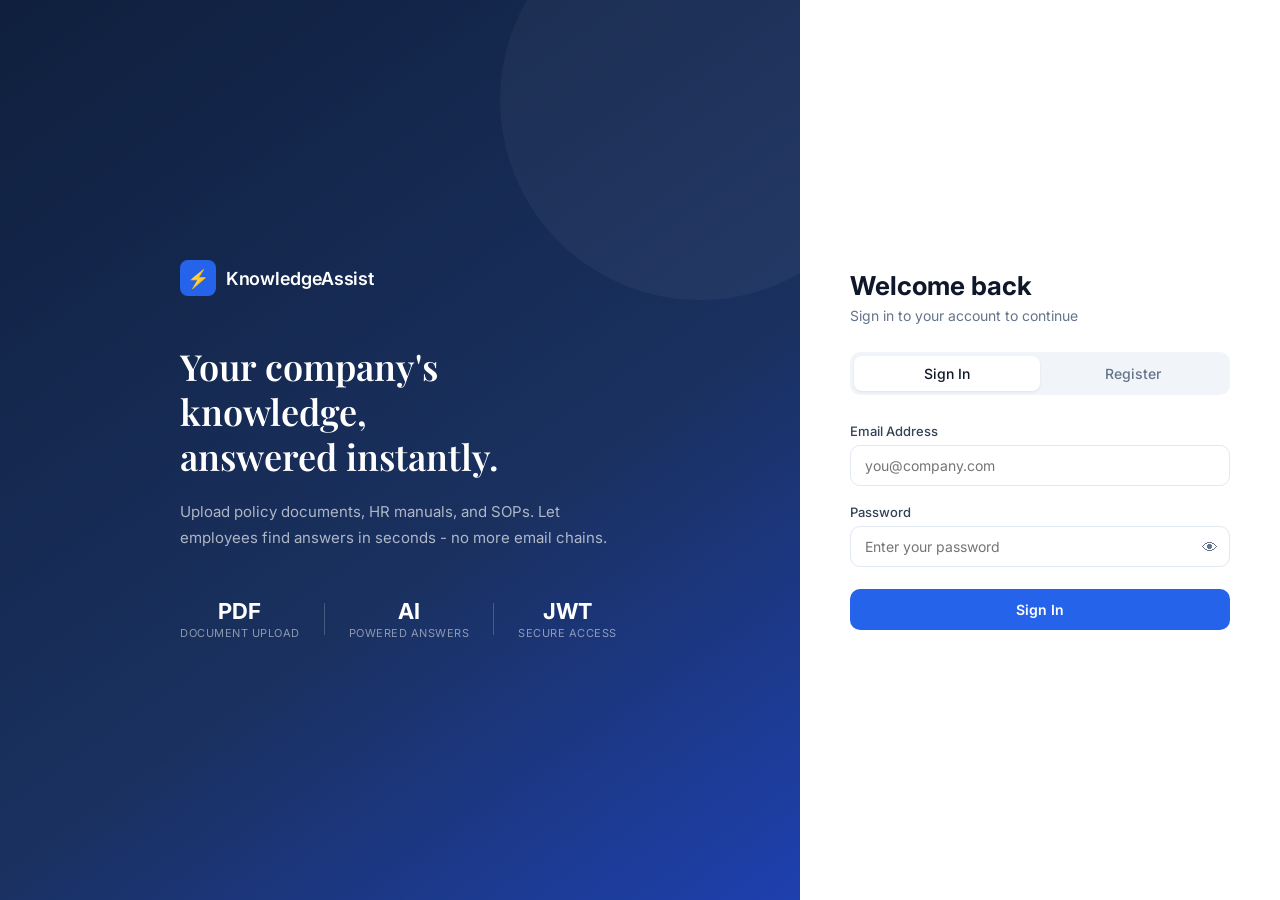
<file: src/main/resources/static/index.html>
<!DOCTYPE html>
<html lang="en">
<head>
    <meta charset="UTF-8">
    <meta name="viewport" content="width=device-width, initial-scale=1.0">
    <title>Corporate Knowledge Assist — Login</title>
    <link rel="stylesheet" href="css/style.css">
    <link rel="preconnect" href="https://fonts.googleapis.com">
    <link href="https://fonts.googleapis.com/css2?family=Inter:wght@300;400;500;600;700&family=Playfair+Display:wght@600&display=swap" rel="stylesheet">
</head>
<body class="auth-page">

<div class="auth-split">

    <!-- Left Panel — Brand -->
    <div class="auth-brand">
        <div class="brand-content">
            <div class="brand-logo">
                <div class="logo-icon">⚡</div>
                <span class="logo-text">KnowledgeAssist</span>
            </div>
            <h1 class="brand-headline">Your company's knowledge,<br>answered instantly.</h1>
            <p class="brand-sub">Upload policy documents, HR manuals, and SOPs. Let employees find answers in seconds - no more email chains.</p>
            <div class="brand-stats">
                <div class="stat">
                    <span class="stat-number">PDF</span>
                    <span class="stat-label">Document Upload</span>
                </div>
                <div class="stat-divider"></div>
                <div class="stat">
                    <span class="stat-number">AI</span>
                    <span class="stat-label">Powered Answers</span>
                </div>
                <div class="stat-divider"></div>
                <div class="stat">
                    <span class="stat-number">JWT</span>
                    <span class="stat-label">Secure Access</span>
                </div>
            </div>
        </div>
    </div>

    <!-- Right Panel — Form -->
    <div class="auth-form-panel">
        <div class="auth-form-container">

            <div class="form-header">
                <h2>Welcome back</h2>
                <p>Sign in to your account to continue</p>
            </div>

            <!-- Tab Switch -->
            <div class="auth-tabs">
                <button class="tab-btn active" onclick="switchTab('login')">Sign In</button>
                <button class="tab-btn" onclick="switchTab('register')">Register</button>
            </div>

            <!-- Login Form -->
            <form id="loginForm" class="auth-form active" onsubmit="handleLogin(event)">
                <div class="form-group">
                    <label for="loginEmail">Email Address</label>
                    <input type="email" id="loginEmail" placeholder="you@company.com" required>
                </div>
                <div class="form-group">
                    <label for="loginPassword">Password</label>
                    <div class="input-with-icon">
                        <input type="password" id="loginPassword" placeholder="Enter your password" required>
                        <button type="button" class="toggle-password" onclick="togglePassword('loginPassword')">👁</button>
                    </div>
                </div>
                <div id="loginError" class="form-error hidden"></div>
                <button type="submit" class="btn-primary" id="loginBtn">
                    <span class="btn-text">Sign In</span>
                    <span class="btn-loader hidden">Signing in...</span>
                </button>
            </form>

            <!-- Register Form -->
            <form id="registerForm" class="auth-form" onsubmit="handleRegister(event)">
                <div class="form-group">
                    <label for="regName">Full Name</label>
                    <input type="text" id="regName" placeholder="John Doe" required>
                </div>
                <div class="form-group">
                    <label for="regEmail">Email Address</label>
                    <input type="email" id="regEmail" placeholder="you@company.com" required>
                </div>
                <div class="form-group">
                    <label for="regPassword">Password</label>
                    <div class="input-with-icon">
                        <input type="password" id="regPassword" placeholder="Min. 6 characters" required>
                        <button type="button" class="toggle-password" onclick="togglePassword('regPassword')">👁</button>
                    </div>
                </div>
                <div class="form-group">
                    <label for="regRole">Role</label>
                    <select id="regRole">
                        <option value="EMPLOYEE">Employee</option>
                        <option value="ADMIN">Admin</option>
                    </select>
                </div>
                <div id="registerError" class="form-error hidden"></div>
                <div id="registerSuccess" class="form-success hidden"></div>
                <button type="submit" class="btn-primary" id="registerBtn">
                    <span class="btn-text">Create Account</span>
                    <span class="btn-loader hidden">Creating...</span>
                </button>
            </form>

        </div>
    </div>
</div>

<script src="js/config.js"></script>
<script src="js/auth.js"></script>
</body>
</html>
</file>
<file: src/main/resources/static/css/style.css>
/* ============================================================
   Corporate Knowledge Assist — Global Stylesheet
   Clean & Professional Corporate Theme
   ============================================================ */

/* ── Reset & Variables ─────────────────────────────────────── */
*, *::before, *::after { box-sizing: border-box; margin: 0; padding: 0; }

:root {
    --navy:        #0F1F3D;
    --navy-light:  #1A3160;
    --blue:        #2563EB;
    --blue-light:  #EFF6FF;
    --blue-hover:  #1D4ED8;
    --slate:       #64748B;
    --slate-light: #F1F5F9;
    --border:      #E2E8F0;
    --white:       #FFFFFF;
    --text-dark:   #0F172A;
    --text-mid:    #334155;
    --text-light:  #64748B;
    --success:     #059669;
    --success-bg:  #ECFDF5;
    --error:       #DC2626;
    --error-bg:    #FEF2F2;
    --warning-bg:  #FFFBEB;
    --shadow-sm:   0 1px 3px rgba(0,0,0,.08);
    --shadow-md:   0 4px 16px rgba(0,0,0,.10);
    --shadow-lg:   0 8px 32px rgba(0,0,0,.12);
    --radius:      10px;
    --radius-lg:   16px;
    --sidebar-w:   240px;
    --font:        'Inter', sans-serif;
    --font-display:'Playfair Display', serif;
}

body { font-family: var(--font); color: var(--text-dark); background: var(--slate-light); }
a { text-decoration: none; color: inherit; }
button { cursor: pointer; border: none; background: none; font-family: var(--font); }
input, select, textarea { font-family: var(--font); }

/* ── Utility ───────────────────────────────────────────────── */
.hidden { display: none !important; }

/* ============================================================
   AUTH PAGE
   ============================================================ */
.auth-page { min-height: 100vh; background: var(--white); }

.auth-split {
    display: flex;
    min-height: 100vh;
}

/* Left Brand Panel */
.auth-brand {
    flex: 1;
    background: linear-gradient(145deg, var(--navy) 0%, var(--navy-light) 60%, #1E40AF 100%);
    display: flex;
    align-items: center;
    justify-content: center;
    padding: 60px 48px;
    position: relative;
    overflow: hidden;
}

.auth-brand::after {
    content: '';
    position: absolute;
    width: 400px; height: 400px;
    background: rgba(255,255,255,.04);
    border-radius: 50%;
    top: -100px; right: -100px;
}

.brand-content { max-width: 440px; position: relative; z-index: 1; }

.brand-logo {
    display: flex;
    align-items: center;
    gap: 10px;
    margin-bottom: 48px;
}

.brand-logo .logo-icon {
    width: 36px; height: 36px;
    background: var(--blue);
    border-radius: 8px;
    display: flex; align-items: center; justify-content: center;
    font-size: 18px;
}

.brand-logo .logo-text {
    font-size: 18px;
    font-weight: 600;
    color: var(--white);
    letter-spacing: -.3px;
}

.brand-headline {
    font-family: var(--font-display);
    font-size: 36px;
    font-weight: 600;
    color: var(--white);
    line-height: 1.25;
    margin-bottom: 20px;
}

.brand-sub {
    font-size: 15px;
    color: rgba(255,255,255,.65);
    line-height: 1.7;
    margin-bottom: 48px;
}

.brand-stats {
    display: flex;
    align-items: center;
    gap: 24px;
}

.stat { text-align: center; }
.stat-number { display: block; font-size: 22px; font-weight: 700; color: var(--white); }
.stat-label  { display: block; font-size: 11px; color: rgba(255,255,255,.5); text-transform: uppercase; letter-spacing: .5px; margin-top: 2px; }
.stat-divider { width: 1px; height: 32px; background: rgba(255,255,255,.2); }

/* Right Form Panel */
.auth-form-panel {
    width: 480px;
    display: flex;
    align-items: center;
    justify-content: center;
    padding: 40px;
    background: var(--white);
}

.auth-form-container { width: 100%; max-width: 380px; }

.form-header { margin-bottom: 28px; }
.form-header h2 { font-size: 26px; font-weight: 700; color: var(--text-dark); margin-bottom: 6px; }
.form-header p  { font-size: 14px; color: var(--text-light); }

/* Tabs */
.auth-tabs {
    display: flex;
    background: var(--slate-light);
    border-radius: var(--radius);
    padding: 4px;
    margin-bottom: 28px;
}

.tab-btn {
    flex: 1;
    padding: 9px;
    border-radius: 8px;
    font-size: 14px;
    font-weight: 500;
    color: var(--text-light);
    transition: all .2s;
}

.tab-btn.active {
    background: var(--white);
    color: var(--text-dark);
    box-shadow: var(--shadow-sm);
}

/* Forms */
.auth-form { display: none; }
.auth-form.active { display: block; }

.form-group { margin-bottom: 18px; }
.form-group label { display: block; font-size: 13px; font-weight: 500; color: var(--text-mid); margin-bottom: 6px; }

.form-group input,
.form-group select {
    width: 100%;
    padding: 11px 14px;
    border: 1.5px solid var(--border);
    border-radius: var(--radius);
    font-size: 14px;
    color: var(--text-dark);
    background: var(--white);
    transition: border-color .2s, box-shadow .2s;
    outline: none;
}

.form-group input:focus,
.form-group select:focus {
    border-color: var(--blue);
    box-shadow: 0 0 0 3px rgba(37,99,235,.1);
}

.input-with-icon { position: relative; }
.input-with-icon input { padding-right: 44px; }
.toggle-password {
    position: absolute; right: 12px; top: 50%; transform: translateY(-50%);
    font-size: 16px; color: var(--text-light);
    background: none; border: none; cursor: pointer;
}

/* Buttons */
.btn-primary {
    width: 100%;
    padding: 12px;
    background: var(--blue);
    color: var(--white);
    border-radius: var(--radius);
    font-size: 14px;
    font-weight: 600;
    transition: background .2s, transform .1s;
    margin-top: 4px;
}
.btn-primary:hover  { background: var(--blue-hover); }
.btn-primary:active { transform: scale(.99); }
.btn-primary:disabled { opacity: .6; cursor: not-allowed; }

.btn-outline {
    padding: 10px 20px;
    border: 1.5px solid var(--border);
    border-radius: var(--radius);
    font-size: 13px;
    font-weight: 500;
    color: var(--text-mid);
    background: var(--white);
    transition: border-color .2s, color .2s;
}
.btn-outline:hover { border-color: var(--blue); color: var(--blue); }

/* Feedback */
.form-error {
    background: var(--error-bg);
    color: var(--error);
    font-size: 13px;
    padding: 10px 14px;
    border-radius: var(--radius);
    margin-bottom: 14px;
    border-left: 3px solid var(--error);
}

.form-success {
    background: var(--success-bg);
    color: var(--success);
    font-size: 13px;
    padding: 10px 14px;
    border-radius: var(--radius);
    margin-bottom: 14px;
    border-left: 3px solid var(--success);
}

/* ============================================================
   APP LAYOUT (Sidebar + Main)
   ============================================================ */
.app-page {
    display: flex;
    min-height: 100vh;
    background: var(--slate-light);
}

/* ── Sidebar ─────────────────────────────────────────────── */
.sidebar {
    width: var(--sidebar-w);
    background: var(--navy);
    display: flex;
    flex-direction: column;
    padding: 24px 0;
    position: fixed;
    top: 0; left: 0;
    height: 100vh;
    z-index: 100;
}

.sidebar-logo {
    display: flex;
    align-items: center;
    gap: 10px;
    padding: 0 20px 28px;
    border-bottom: 1px solid rgba(255,255,255,.08);
    margin-bottom: 12px;
}

.sidebar-logo .logo-icon {
    width: 32px; height: 32px;
    background: var(--blue);
    border-radius: 7px;
    display: flex; align-items: center; justify-content: center;
    font-size: 16px;
}

.sidebar-logo .logo-text {
    font-size: 15px;
    font-weight: 600;
    color: var(--white);
}

.sidebar-nav { flex: 1; padding: 0 12px; }

.nav-item {
    display: flex;
    align-items: center;
    gap: 12px;
    padding: 11px 14px;
    border-radius: var(--radius);
    font-size: 14px;
    font-weight: 500;
    color: rgba(255,255,255,.55);
    transition: all .2s;
    margin-bottom: 4px;
}

.nav-item:hover  { background: rgba(255,255,255,.07); color: var(--white); }
.nav-item.active { background: rgba(37,99,235,.35);   color: var(--white); }
.nav-icon        { font-size: 16px; }

.sidebar-footer {
    padding: 16px 16px 0;
    border-top: 1px solid rgba(255,255,255,.08);
}

.user-info {
    display: flex;
    align-items: center;
    gap: 10px;
    margin-bottom: 12px;
}

.user-avatar {
    width: 34px; height: 34px;
    background: var(--blue);
    border-radius: 50%;
    display: flex; align-items: center; justify-content: center;
    font-size: 14px;
    font-weight: 700;
    color: var(--white);
    flex-shrink: 0;
}

.user-details { overflow: hidden; }
.user-name { display: block; font-size: 13px; font-weight: 600; color: var(--white); white-space: nowrap; overflow: hidden; text-overflow: ellipsis; }
.user-role { display: block; font-size: 11px; color: rgba(255,255,255,.45); text-transform: capitalize; }

.btn-logout {
    width: 100%;
    padding: 9px;
    background: rgba(255,255,255,.07);
    color: rgba(255,255,255,.6);
    border-radius: var(--radius);
    font-size: 13px;
    font-weight: 500;
    transition: all .2s;
}
.btn-logout:hover { background: rgba(220,38,38,.25); color: #FCA5A5; }

/* ── Main Content ───────────────────────────────────────── */
.main-content {
    margin-left: var(--sidebar-w);
    flex: 1;
    padding: 32px;
    min-height: 100vh;
}

.topbar {
    display: flex;
    align-items: flex-start;
    justify-content: space-between;
    margin-bottom: 28px;
}

.page-title    { font-size: 24px; font-weight: 700; color: var(--text-dark); }
.page-subtitle { font-size: 14px; color: var(--text-light); margin-top: 2px; }
.badge-admin   { background: var(--blue); color: var(--white); font-size: 11px; font-weight: 700; padding: 4px 10px; border-radius: 20px; letter-spacing: .5px; }

/* ── Upload Section ──────────────────────────────────────── */
.upload-section  { margin-bottom: 32px; }

.upload-card {
    background: var(--white);
    border-radius: var(--radius-lg);
    padding: 28px;
    box-shadow: var(--shadow-sm);
}

.upload-area {
    border: 2px dashed var(--border);
    border-radius: var(--radius-lg);
    padding: 48px 32px;
    text-align: center;
    transition: all .2s;
    cursor: pointer;
}

.upload-area:hover,
.upload-area.dragover {
    border-color: var(--blue);
    background: var(--blue-light);
}

.upload-icon  { font-size: 40px; margin-bottom: 12px; }
.upload-area h3 { font-size: 16px; font-weight: 600; color: var(--text-dark); margin-bottom: 6px; }
.upload-area p  { font-size: 14px; color: var(--text-light); margin-bottom: 16px; }
.upload-hint    { display: block; font-size: 12px; color: var(--text-light); margin-top: 10px; }

.file-preview {
    margin-top: 20px;
    padding: 16px;
    background: var(--slate-light);
    border-radius: var(--radius);
}

.file-info {
    display: flex;
    align-items: center;
    gap: 12px;
    margin-bottom: 16px;
}

.file-icon    { font-size: 28px; }
.file-details { flex: 1; }
.file-name    { display: block; font-size: 14px; font-weight: 600; color: var(--text-dark); }
.file-size    { display: block; font-size: 12px; color: var(--text-light); }
.btn-remove   { color: var(--text-light); font-size: 18px; transition: color .2s; }
.btn-remove:hover { color: var(--error); }

.upload-progress { margin-top: 20px; }
.progress-bar { background: var(--border); border-radius: 4px; height: 6px; overflow: hidden; margin-bottom: 8px; }
.progress-fill { height: 100%; background: var(--blue); border-radius: 4px; width: 0; transition: width .3s; animation: progress-anim 2s ease-in-out infinite; }
@keyframes progress-anim { 0%{width:10%} 50%{width:80%} 100%{width:95%} }
.progress-text { font-size: 13px; color: var(--text-light); }

.upload-result-success {
    margin-top: 16px;
    padding: 14px 16px;
    background: var(--success-bg);
    border-radius: var(--radius);
    border-left: 3px solid var(--success);
    font-size: 14px;
    color: var(--success);
    font-weight: 500;
}

.upload-result-error {
    margin-top: 16px;
    padding: 14px 16px;
    background: var(--error-bg);
    border-radius: var(--radius);
    border-left: 3px solid var(--error);
    font-size: 14px;
    color: var(--error);
}

/* ── Documents List ──────────────────────────────────────── */
.documents-section {}

.section-header {
    display: flex;
    align-items: center;
    justify-content: space-between;
    margin-bottom: 16px;
}

.section-header h2 { font-size: 18px; font-weight: 600; color: var(--text-dark); }

.btn-refresh {
    font-size: 13px;
    color: var(--blue);
    font-weight: 500;
    padding: 6px 12px;
    border-radius: var(--radius);
    transition: background .2s;
}
.btn-refresh:hover { background: var(--blue-light); }

.documents-grid {
    display: grid;
    grid-template-columns: repeat(auto-fill, minmax(280px, 1fr));
    gap: 16px;
}

.document-card {
    background: var(--white);
    border-radius: var(--radius-lg);
    padding: 20px;
    box-shadow: var(--shadow-sm);
    border: 1.5px solid transparent;
    transition: all .2s;
    display: flex;
    flex-direction: column;
    gap: 12px;
}
.document-card:hover { border-color: var(--blue); box-shadow: var(--shadow-md); }

.doc-card-top { display: flex; align-items: flex-start; gap: 12px; }
.doc-icon     { font-size: 32px; flex-shrink: 0; }
.doc-info     { flex: 1; overflow: hidden; }
.doc-name     { font-size: 14px; font-weight: 600; color: var(--text-dark); white-space: nowrap; overflow: hidden; text-overflow: ellipsis; }
.doc-meta     { font-size: 12px; color: var(--text-light); margin-top: 3px; }

.doc-card-bottom { display: flex; align-items: center; justify-content: space-between; }
.doc-chunks      { font-size: 12px; color: var(--text-light); background: var(--slate-light); padding: 3px 8px; border-radius: 12px; }
.btn-delete-doc  {
    font-size: 12px; color: var(--text-light); font-weight: 500;
    padding: 5px 10px; border-radius: var(--radius);
    transition: all .2s;
}
.btn-delete-doc:hover { background: var(--error-bg); color: var(--error); }

/* Loading / Empty State */
.loading-state, .empty-state {
    text-align: center;
    padding: 60px 20px;
    color: var(--text-light);
}

.spinner {
    width: 32px; height: 32px;
    border: 3px solid var(--border);
    border-top-color: var(--blue);
    border-radius: 50%;
    animation: spin .8s linear infinite;
    margin: 0 auto 12px;
}
@keyframes spin { to { transform: rotate(360deg); } }

.empty-icon { font-size: 40px; margin-bottom: 12px; }
.empty-state h3 { font-size: 16px; font-weight: 600; color: var(--text-mid); margin-bottom: 6px; }
.empty-state p  { font-size: 14px; }

/* ============================================================
   CHAT PAGE
   ============================================================ */
.chat-layout {
    margin-left: var(--sidebar-w);
    flex: 1;
    display: flex;
    flex-direction: column;
    height: 100vh;
    overflow: hidden;
}

.chat-header {
    background: var(--white);
    border-bottom: 1px solid var(--border);
    padding: 16px 28px;
    display: flex;
    align-items: center;
    justify-content: space-between;
    flex-shrink: 0;
}

.chat-header-info { display: flex; align-items: center; gap: 12px; }
.ai-avatar        { font-size: 28px; }
.chat-header-info h2  { font-size: 16px; font-weight: 600; color: var(--text-dark); }
.online-status        { font-size: 12px; color: var(--success); }
.btn-clear-chat       { font-size: 13px; color: var(--text-light); padding: 6px 12px; border-radius: var(--radius); transition: background .2s; }
.btn-clear-chat:hover { background: var(--slate-light); color: var(--text-dark); }

/* Messages */
.chat-messages {
    flex: 1;
    overflow-y: auto;
    padding: 24px 28px;
    display: flex;
    flex-direction: column;
    gap: 20px;
}

.message { display: flex; gap: 12px; max-width: 75%; }
.ai-message   { align-self: flex-start; }
.user-message { align-self: flex-end; flex-direction: row-reverse; }

.message-avatar { font-size: 24px; flex-shrink: 0; margin-top: 4px; }

.message-content { display: flex; flex-direction: column; gap: 4px; }

.message-bubble {
    padding: 14px 18px;
    border-radius: 16px;
    font-size: 14px;
    line-height: 1.65;
    color: var(--text-dark);
}

.ai-message   .message-bubble { background: var(--white); border: 1.5px solid var(--border); border-top-left-radius: 4px; }
.user-message .message-bubble { background: var(--blue); color: var(--white); border-top-right-radius: 4px; }

.message-bubble p + p { margin-top: 8px; }
.message-hint  { font-size: 13px; color: var(--text-light); margin-top: 6px; }
.message-hint em { color: var(--blue); font-style: normal; }

.message-time  { font-size: 11px; color: var(--text-light); padding: 0 4px; }
.user-message .message-time { text-align: right; }

.source-badge {
    display: inline-flex;
    align-items: center;
    gap: 4px;
    margin-top: 8px;
    font-size: 11px;
    color: var(--blue);
    background: var(--blue-light);
    padding: 3px 10px;
    border-radius: 12px;
    font-weight: 500;
}

/* Typing indicator */
.typing-indicator .message-bubble {
    display: flex;
    align-items: center;
    gap: 4px;
    padding: 16px 20px;
}
.dot {
    width: 7px; height: 7px;
    background: var(--slate);
    border-radius: 50%;
    animation: bounce .8s infinite;
}
.dot:nth-child(2) { animation-delay: .15s; }
.dot:nth-child(3) { animation-delay: .3s;  }
@keyframes bounce { 0%,100%{transform:translateY(0)} 50%{transform:translateY(-5px)} }

/* Suggestions */
.suggestions {
    padding: 0 28px 12px;
    display: flex;
    flex-wrap: wrap;
    gap: 8px;
    flex-shrink: 0;
}

.suggestion-chip {
    padding: 7px 14px;
    background: var(--white);
    border: 1.5px solid var(--border);
    border-radius: 20px;
    font-size: 13px;
    color: var(--text-mid);
    transition: all .2s;
    font-weight: 500;
}
.suggestion-chip:hover { border-color: var(--blue); color: var(--blue); background: var(--blue-light); }

/* Input Area */
.chat-input-area {
    padding: 16px 28px 20px;
    background: var(--white);
    border-top: 1px solid var(--border);
    flex-shrink: 0;
}

.chat-input-box {
    display: flex;
    align-items: flex-end;
    gap: 10px;
    background: var(--slate-light);
    border: 1.5px solid var(--border);
    border-radius: var(--radius-lg);
    padding: 12px 14px;
    transition: border-color .2s, box-shadow .2s;
}
.chat-input-box:focus-within {
    border-color: var(--blue);
    box-shadow: 0 0 0 3px rgba(37,99,235,.08);
}

.chat-input-box textarea {
    flex: 1;
    border: none;
    background: transparent;
    font-size: 14px;
    color: var(--text-dark);
    resize: none;
    outline: none;
    max-height: 120px;
    line-height: 1.5;
}

.btn-send {
    width: 36px; height: 36px;
    background: var(--blue);
    color: var(--white);
    border-radius: 8px;
    font-size: 15px;
    display: flex; align-items: center; justify-content: center;
    flex-shrink: 0;
    transition: background .2s, transform .1s;
}
.btn-send:hover   { background: var(--blue-hover); }
.btn-send:active  { transform: scale(.95); }
.btn-send:disabled{ opacity: .5; cursor: not-allowed; }

.input-hint { font-size: 11px; color: var(--text-light); margin-top: 8px; text-align: center; }

/* ── Responsive ──────────────────────────────────────────── */
@media (max-width: 768px) {
    .auth-brand { display: none; }
    .auth-form-panel { width: 100%; padding: 32px 24px; }

    .sidebar { transform: translateX(-100%); }
    .main-content, .chat-layout { margin-left: 0; }
}
</file>
